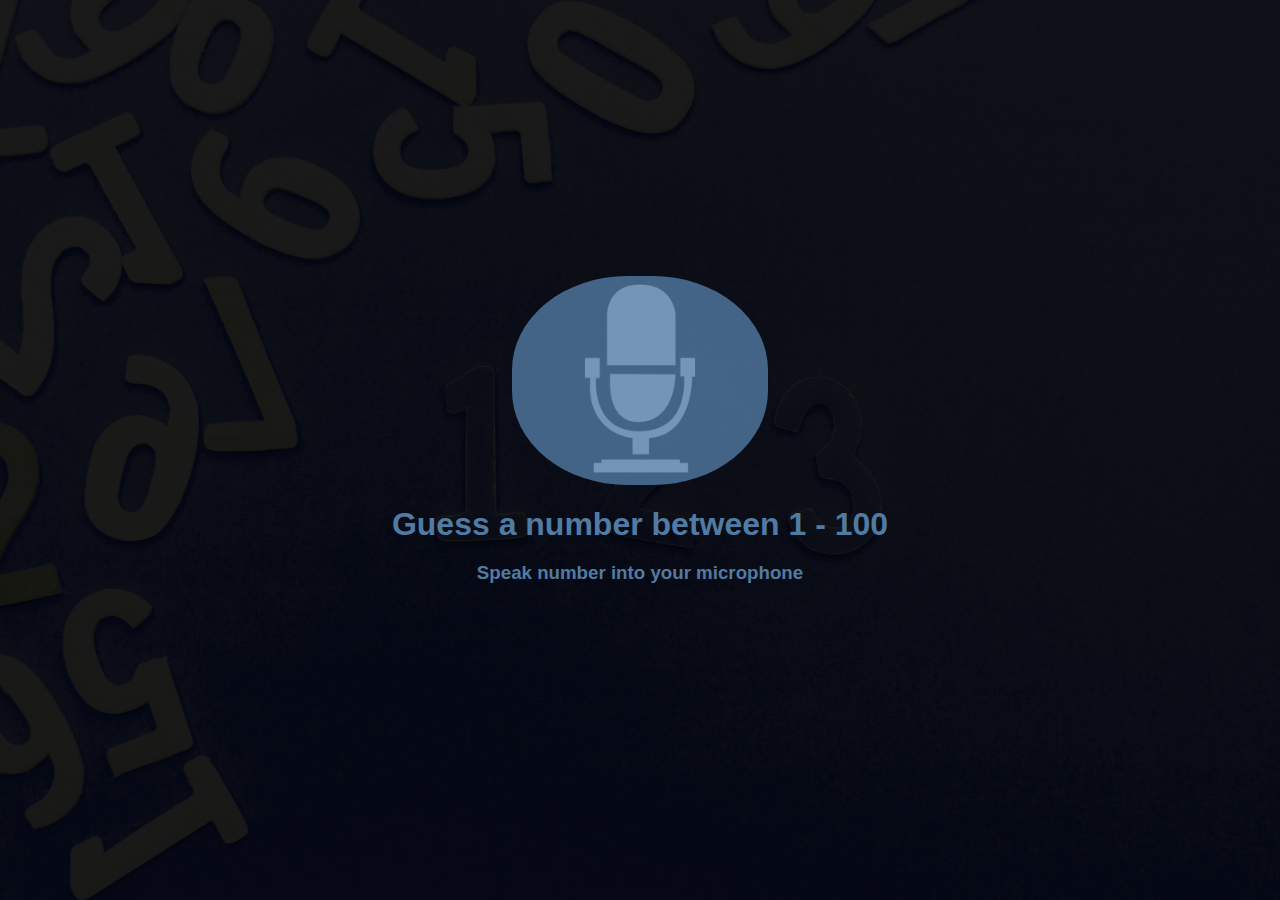
<file: index.html>
<!DOCTYPE html>
<html lang="en">
<head>
    <meta charset="UTF-8">
    <meta name="viewport" content="width=device-width, initial-scale=1.0">
    <link rel="stylesheet" href="style.css">
    <title>Speak Number Guessing Game</title>
</head>
<body>
    <div class="img-container">
        <img src="img/mic.png" alt="Speak">
        <div class="overlay"></div>
    </div>    

    <h1>Guess a number between 1 - 100</h1>

    <h3>Speak number into your microphone</h3>

    <div id="msg" class="msg"></div>
    
    <script src="script.js"></script>
</body>
</html>
</file>
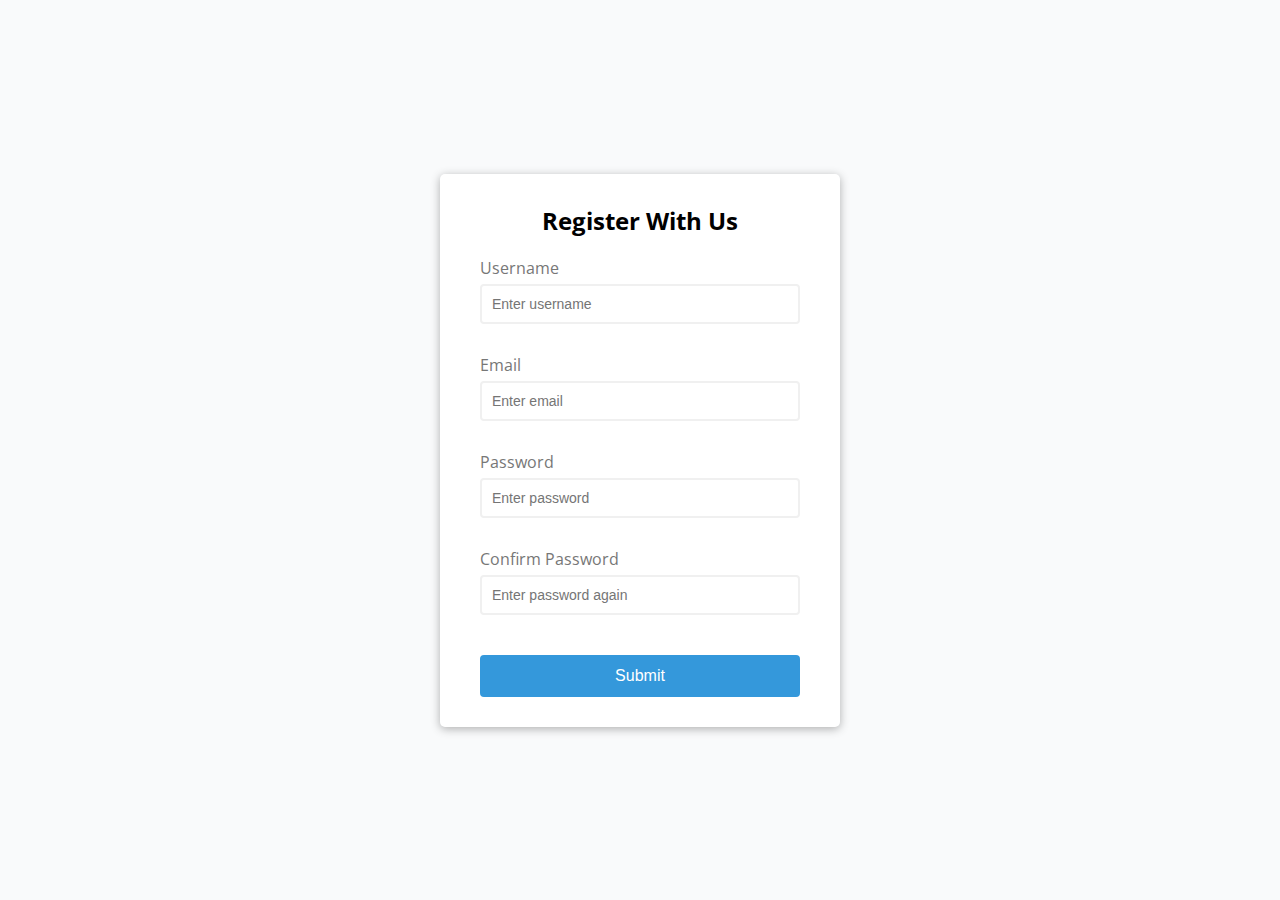
<file: 01 - Form Validator/index.html>
<!DOCTYPE html>
<html lang="en">
<head>
    <meta charset="UTF-8">
    <meta name="viewport" content="width=device-width, initial-scale=1.0">
    <link rel="stylesheet" href="style.css">
    <title>Form Validator</title>
</head>
<body>
    <div class="container">
        <form id="form" class="form">
            <h2>Register With Us</h2>
            <div class="form-control">
                <label for="username">Username</label>
                <input type="text" id="username" placeholder="Enter username">
                <small>Error message</small>
            </div>
            <div class="form-control">
                <label for="email">Email</label>
                <input type="text" id="email" placeholder="Enter email">
                <small>Error message</small>
            </div>
            <div class="form-control">
                <label for="password">Password</label>
                <input type="password" id="password" placeholder="Enter password">
                <small>Error message</small>
            </div>
            <div class="form-control">
                <label for="password2">Confirm Password</label>
                <input type="password" id="password2" placeholder="Enter password again">
                <small>Error message</small>
            </div>
            <button type="submit">Submit</button>
        </form>
    </div>
    
    <script src="script.js"></script>
</body>
</html>
</file>
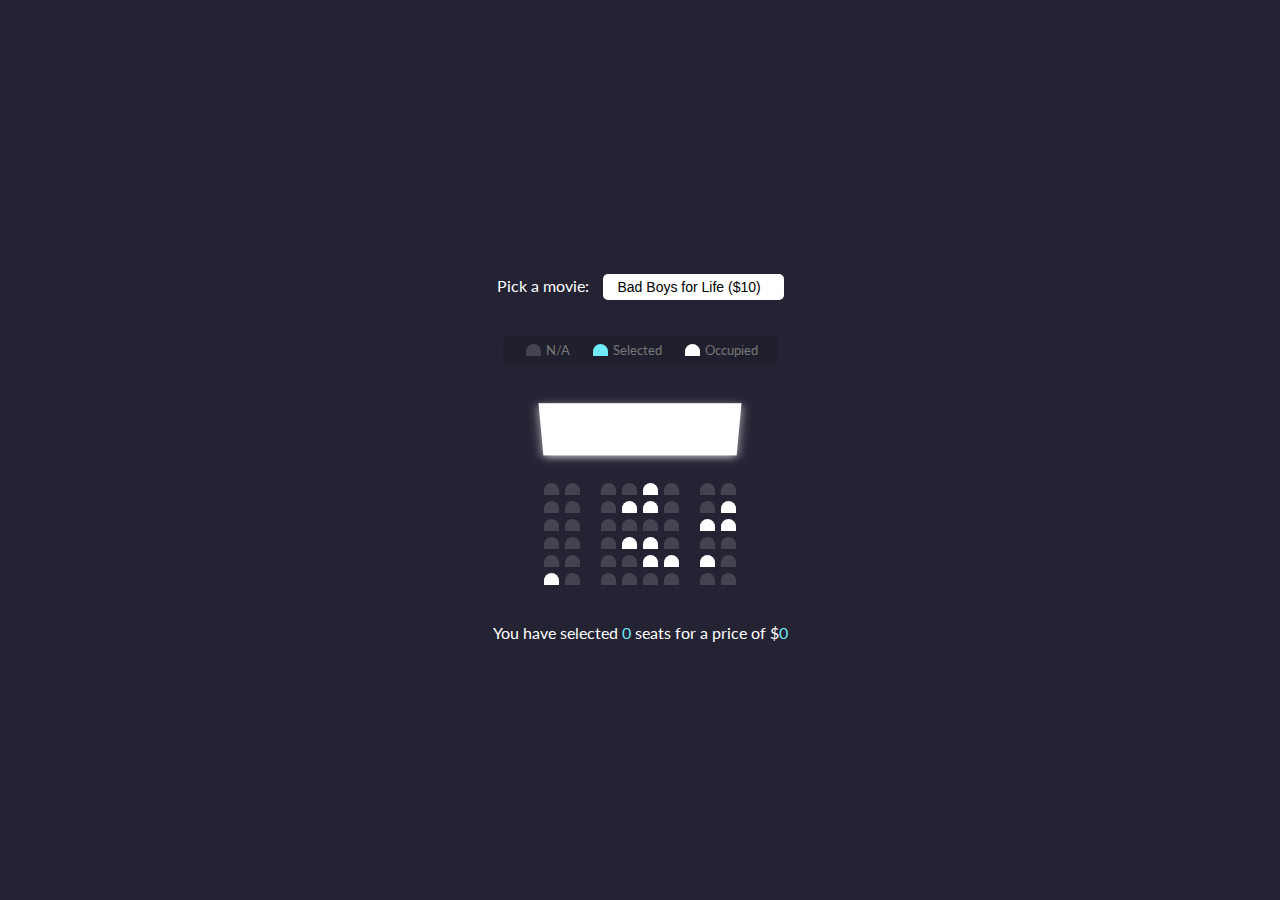
<file: 02 - Movie Seat Booking/index.html>
<!DOCTYPE html>
<html lang="en">
<head>
    <meta charset="UTF-8">
    <meta name="viewport" content="width=device-width, initial-scale=1.0">
    <link rel="stylesheet" href="style.css">
    <title>Movie Seat Booking</title>
</head>
<body>
    <div class="movie-container">
        <label>Pick a movie:</label>
        <select id="movie">
            <option value="10">Bad Boys for Life ($10)</option>
            <option value="12">Birds of Prey ($12)</option>
            <option value="8">The Call of the Wild ($8)</option>
            <option value="9">Parasite ($9)</option>
        </select>
    </div>

    <ul class="showcase">
        <li>
            <div class="seat"></div>
            <small>N/A</small>
        </li>
        <li>
            <div class="seat selected"></div>
            <small>Selected</small>
        </li>
        <li>
            <div class="seat occupied"></div>
            <small>Occupied</small>
        </li>
    </ul>

    <div class="container">
        <div class="screen"></div>
        <div class="row">
            <div class="seat"></div>
            <div class="seat"></div>
            <div class="seat"></div>
            <div class="seat"></div>
            <div class="seat occupied"></div>
            <div class="seat"></div>
            <div class="seat"></div>
            <div class="seat"></div>
        </div>
        <div class="row">
            <div class="seat"></div>
            <div class="seat"></div>
            <div class="seat"></div>
            <div class="seat occupied"></div>
            <div class="seat occupied"></div>
            <div class="seat"></div>
            <div class="seat"></div>
            <div class="seat occupied"></div>
        </div>
        <div class="row">
            <div class="seat"></div>
            <div class="seat"></div>
            <div class="seat"></div>
            <div class="seat"></div>
            <div class="seat"></div>
            <div class="seat"></div>
            <div class="seat occupied"></div>
            <div class="seat occupied"></div>
        </div>
        <div class="row">
            <div class="seat"></div>
            <div class="seat"></div>
            <div class="seat"></div>
            <div class="seat occupied"></div>
            <div class="seat occupied"></div>
            <div class="seat"></div>
            <div class="seat"></div>
            <div class="seat"></div>
        </div>
        <div class="row">
            <div class="seat"></div>
            <div class="seat"></div>
            <div class="seat"></div>
            <div class="seat"></div>
            <div class="seat occupied"></div>
            <div class="seat occupied"></div>
            <div class="seat occupied"></div>
            <div class="seat"></div>
        </div>
        <div class="row">
            <div class="seat occupied"></div>
            <div class="seat"></div>
            <div class="seat"></div>
            <div class="seat"></div>
            <div class="seat"></div>
            <div class="seat"></div>
            <div class="seat"></div>
            <div class="seat"></div>
        </div>
    </div>

    <p class="text">You have selected <span id="count">0</span> 
        seats for a price of $<span id="total">0</span></p>

    <script src="script.js"></script>
</body>
</html>
</file>
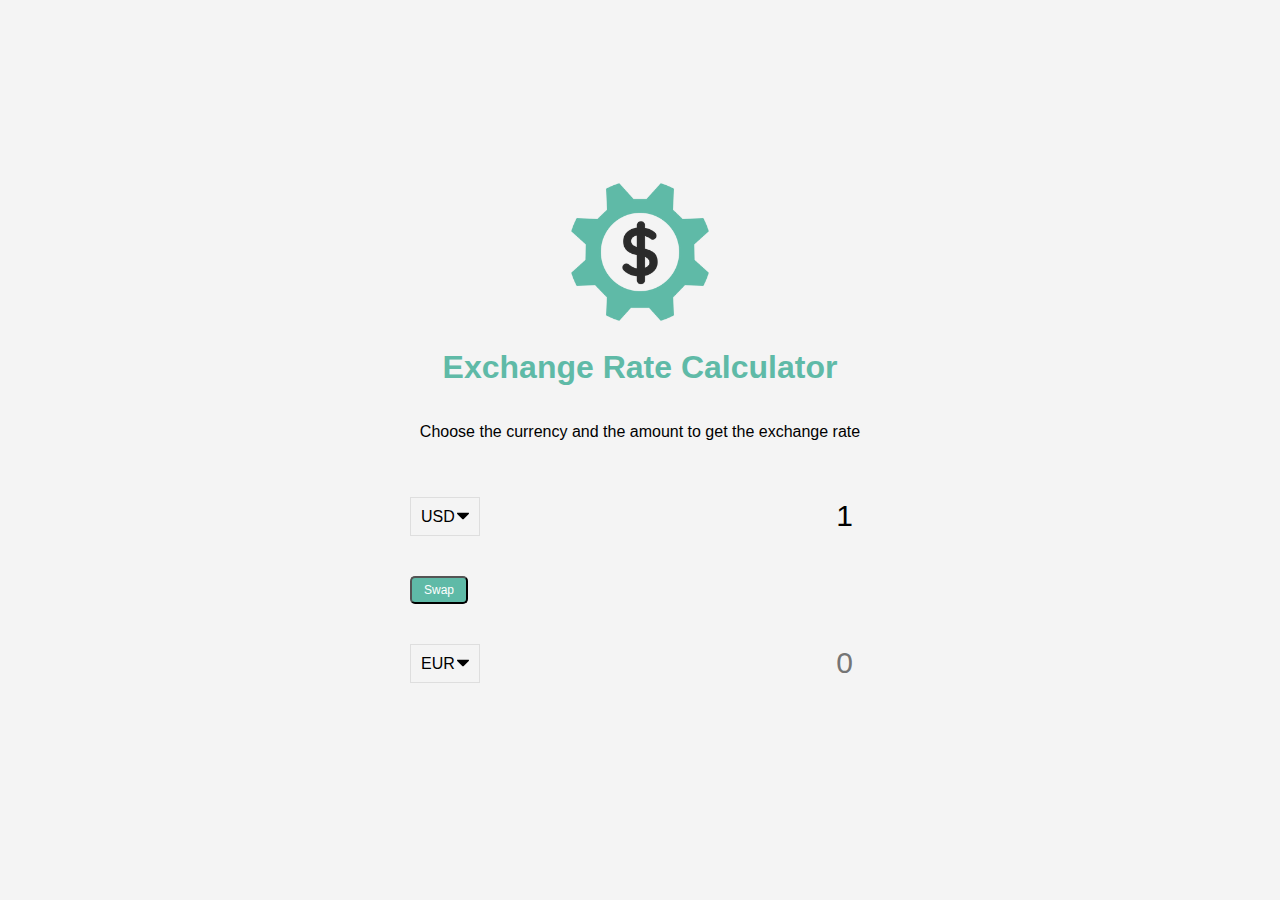
<file: 04 - Exchange Rate Calculator/index.html>
<!DOCTYPE html>
<html lang="en">
	<head>
		<meta charset="UTF-8" />
		<meta name="viewport" content="width=device-width, initial-scale=1.0" />
		<title>Exchange Rate Calculator</title>
		<link rel="stylesheet" href="style.css" />
	</head>
	<body>
		<img src="img/money.png" alt="" class="money-img" />
		<h1>Exchange Rate Calculator</h1>
		<p>Choose the currency and the amount to get the exchange rate</p>

		<div class="container">
			<div class="currency">
				<select id="currency-one">
					<option value="AED">AED</option>
					<option value="ARS">ARS</option>
					<option value="AUD">AUD</option>
					<option value="BGN">BGN</option>
					<option value="BRL">BRL</option>
					<option value="BSD">BSD</option>
					<option value="CAD">CAD</option>
					<option value="CHF">CHF</option>
					<option value="CLP">CLP</option>
					<option value="CNY">CNY</option>
					<option value="COP">COP</option>
					<option value="CZK">CZK</option>
					<option value="DKK">DKK</option>
					<option value="DOP">DOP</option>
					<option value="EGP">EGP</option>
					<option value="EUR">EUR</option>
					<option value="FJD">FJD</option>
					<option value="GBP">GBP</option>
					<option value="GTQ">GTQ</option>
					<option value="HKD">HKD</option>
					<option value="HRK">HRK</option>
					<option value="HUF">HUF</option>
					<option value="IDR">IDR</option>
					<option value="ILS">ILS</option>
					<option value="INR">INR</option>
					<option value="ISK">ISK</option>
					<option value="JPY">JPY</option>
					<option value="KRW">KRW</option>
					<option value="KZT">KZT</option>
					<option value="MXN">MXN</option>
					<option value="MYR">MYR</option>
					<option value="NOK">NOK</option>
					<option value="NZD">NZD</option>
					<option value="PAB">PAB</option>
					<option value="PEN">PEN</option>
					<option value="PHP">PHP</option>
					<option value="PKR">PKR</option>
					<option value="PLN">PLN</option>
					<option value="PYG">PYG</option>
					<option value="RON">RON</option>
					<option value="RUB">RUB</option>
					<option value="SAR">SAR</option>
					<option value="SEK">SEK</option>
					<option value="SGD">SGD</option>
					<option value="THB">THB</option>
					<option value="TRY">TRY</option>
					<option value="TWD">TWD</option>
					<option value="UAH">UAH</option>
					<option value="USD" selected>USD</option>
					<option value="UYU">UYU</option>
					<option value="VND">VND</option>
					<option value="ZAR">ZAR</option>
                </select>
                <input type="number" id="amount-one" placeholder="0" value="1">
            </div>
            <div class="swap-rate-container">
                <button class="btn" id="swap">
                    Swap
                </button>
                <div class="rate" id="rate"></div>
            </div>
            <div class="currency">
				<select id="currency-two">
					<option value="AED">AED</option>
					<option value="ARS">ARS</option>
					<option value="AUD">AUD</option>
					<option value="BGN">BGN</option>
					<option value="BRL">BRL</option>
					<option value="BSD">BSD</option>
					<option value="CAD">CAD</option>
					<option value="CHF">CHF</option>
					<option value="CLP">CLP</option>
					<option value="CNY">CNY</option>
					<option value="COP">COP</option>
					<option value="CZK">CZK</option>
					<option value="DKK">DKK</option>
					<option value="DOP">DOP</option>
					<option value="EGP">EGP</option>
					<option value="EUR" selected>EUR</option>
					<option value="FJD">FJD</option>
					<option value="GBP">GBP</option>
					<option value="GTQ">GTQ</option>
					<option value="HKD">HKD</option>
					<option value="HRK">HRK</option>
					<option value="HUF">HUF</option>
					<option value="IDR">IDR</option>
					<option value="ILS">ILS</option>
					<option value="INR">INR</option>
					<option value="ISK">ISK</option>
					<option value="JPY">JPY</option>
					<option value="KRW">KRW</option>
					<option value="KZT">KZT</option>
					<option value="MXN">MXN</option>
					<option value="MYR">MYR</option>
					<option value="NOK">NOK</option>
					<option value="NZD">NZD</option>
					<option value="PAB">PAB</option>
					<option value="PEN">PEN</option>
					<option value="PHP">PHP</option>
					<option value="PKR">PKR</option>
					<option value="PLN">PLN</option>
					<option value="PYG">PYG</option>
					<option value="RON">RON</option>
					<option value="RUB">RUB</option>
					<option value="SAR">SAR</option>
					<option value="SEK">SEK</option>
					<option value="SGD">SGD</option>
					<option value="THB">THB</option>
					<option value="TRY">TRY</option>
					<option value="TWD">TWD</option>
					<option value="UAH">UAH</option>
					<option value="USD">USD</option>
					<option value="UYU">UYU</option>
					<option value="VND">VND</option>
					<option value="ZAR">ZAR</option>
                </select>
                <input type="number" id="amount-two" placeholder="0" value="">
			</div>
		</div>

		<script src="script.js"></script>
	</body>
</html>
</file>
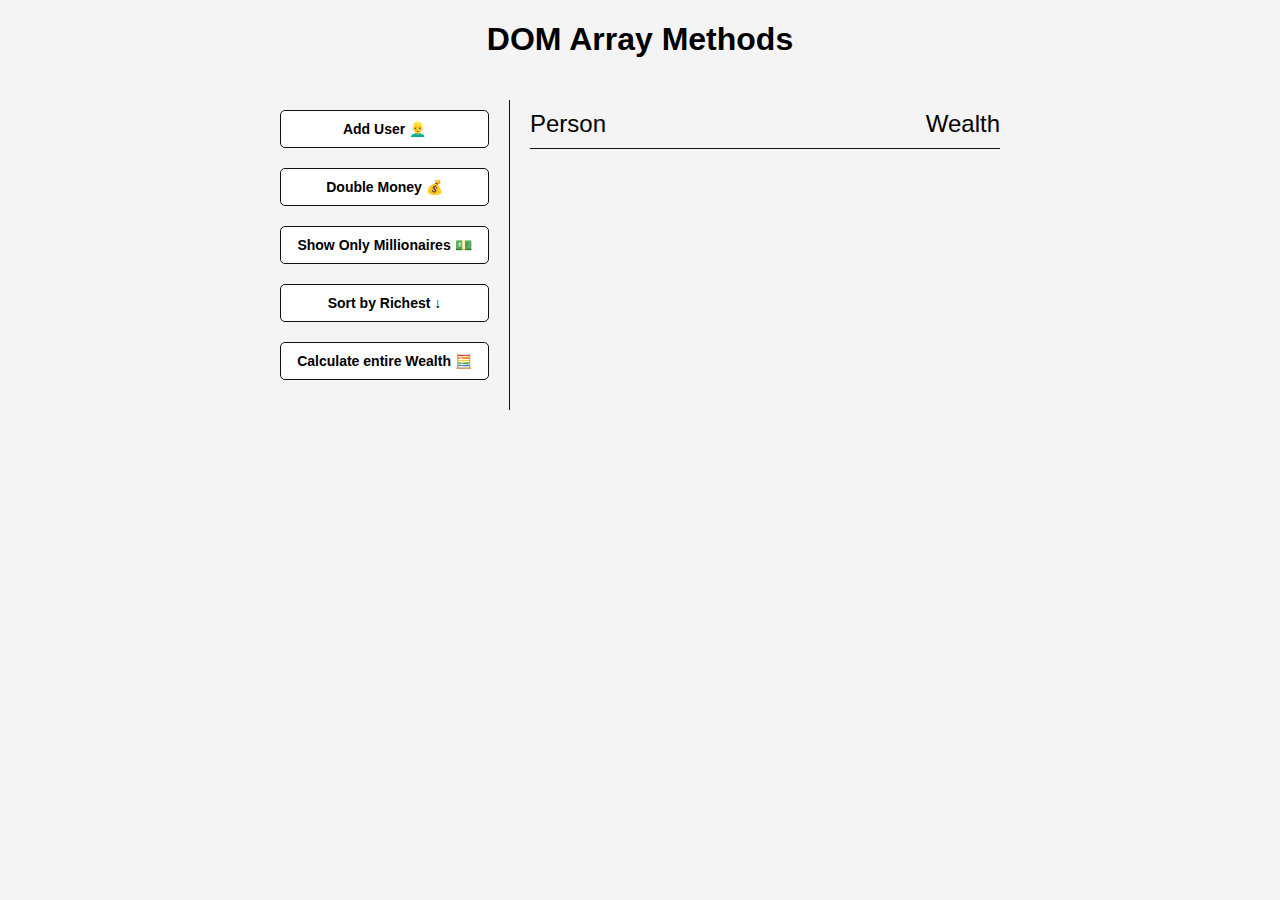
<file: 05 - DOM Array Methods/index.html>
<!DOCTYPE html>
<html lang="en">
	<head>
		<meta charset="UTF-8" />
		<meta name="viewport" content="width=device-width, initial-scale=1.0" />
		<link rel="stylesheet" href="style.css" />
		<title>DOM Array Methods</title>
	</head>
	<body>
		<h1>DOM Array Methods</h1>

		<div class="container">
			<aside>
				<button id="add-user">Add User 👱‍♂️</button>
				<button id="double">Double Money 💰</button>
				<button id="show-millionaires">Show Only Millionaires 💵</button>
				<button id="sort">Sort by Richest ↓</button>
				<button id="calculate-wealth">Calculate entire Wealth 🧮</button>
			</aside>

			<main id="main">
				<h2><strong>Person</strong> Wealth</h2>
			</main>
		</div>

		<script src="script.js"></script>
	</body>
</html>
</file>
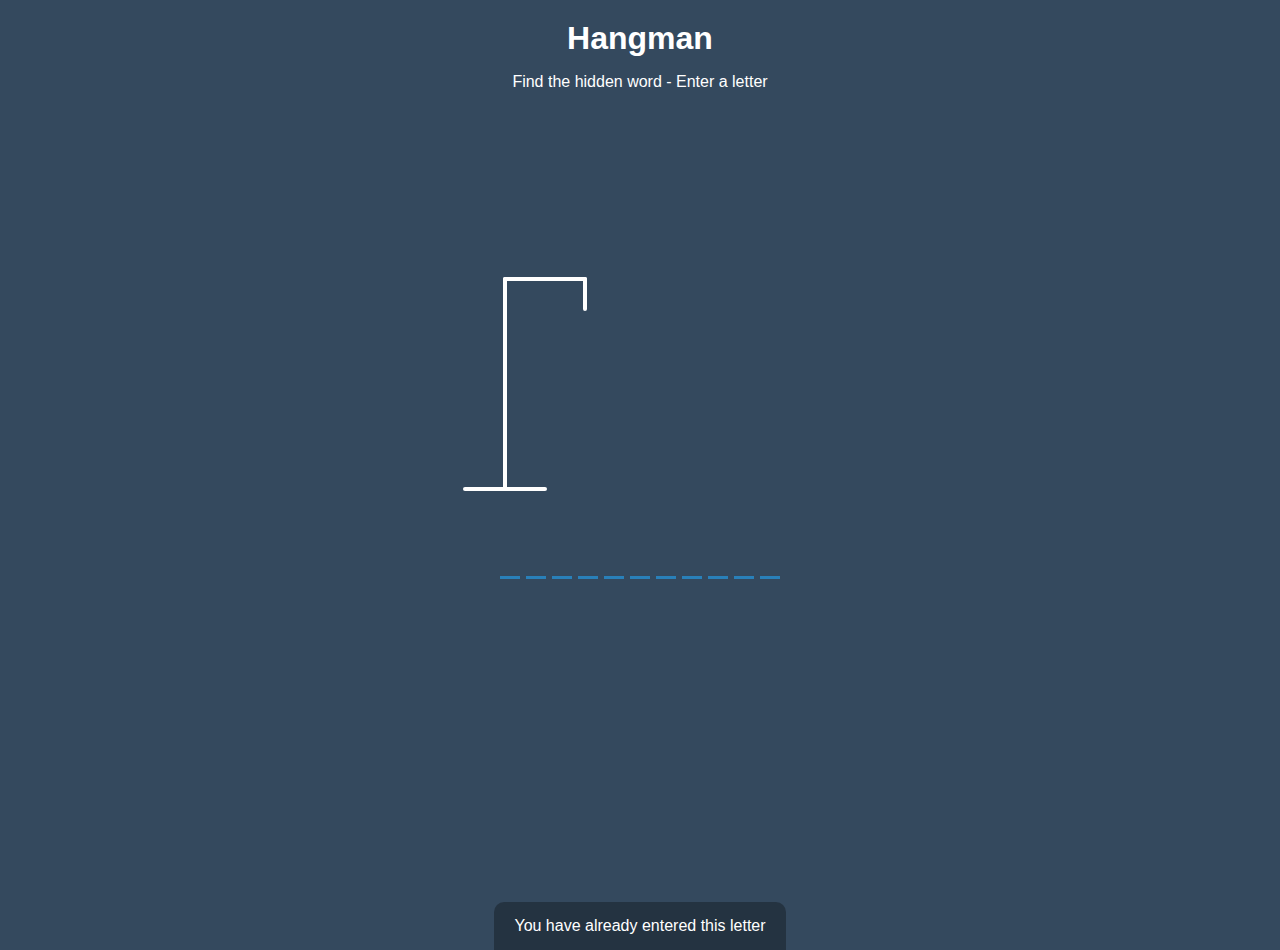
<file: 07 - Hangman Game/index.html>
<!DOCTYPE html>
<html lang="en">
	<head>
		<meta charset="UTF-8" />
		<meta name="viewport" content="width=device-width, initial-scale=1.0" />
		<link rel="stylesheet" href="style.css" />
		<title>Hangman Game</title>
	</head>
	<body>
		<h1>Hangman</h1>
		<p>Find the hidden word - Enter a letter</p>
		<div class="game-container">
			<svg height="250" width="200" class="figure-container">
				<!-- Rod -->
				<line x1="60" y1="20" x2="140" y2="20" />
				<line x1="140" y1="20" x2="140" y2="50" />
				<line x1="60" y1="20" x2="60" y2="230" />
				<line x1="20" y1="230" x2="100" y2="230" />

				<!-- Head -->
				<circle cx="140" cy="70" r="20" class="figure-part" />
				<!-- Body -->
				<line x1="140" y1="90" x2="140" y2="150" class="figure-part" />
				<!-- Arms -->
				<line x1="140" y1="120" x2="120" y2="100" class="figure-part" />
				<line x1="140" y1="120" x2="160" y2="100" class="figure-part" />
				<!-- Legs -->
				<line x1="140" y1="150" x2="120" y2="180" class="figure-part" />
				<line x1="140" y1="150" x2="160" y2="180" class="figure-part" />
			</svg>

			<div class="wrong-letters-container">
				<div id="wrong-letters"></div>
			</div>

			<div class="word" id="word"></div>
		</div>

		<!-- Container for final message -->
		<div class="popup-container" id="popup-container">
			<div class="popup">
				<h2 id="final-message"></h2>
				<button id="play-button">Play Again</button>
			</div>
		</div>

		<!-- Notification -->
		<div class="notification-container" id="notification-container">
			<p>You have already entered this letter</p>
		</div>

		<script src="script.js"></script>
	</body>
</html>
</file>
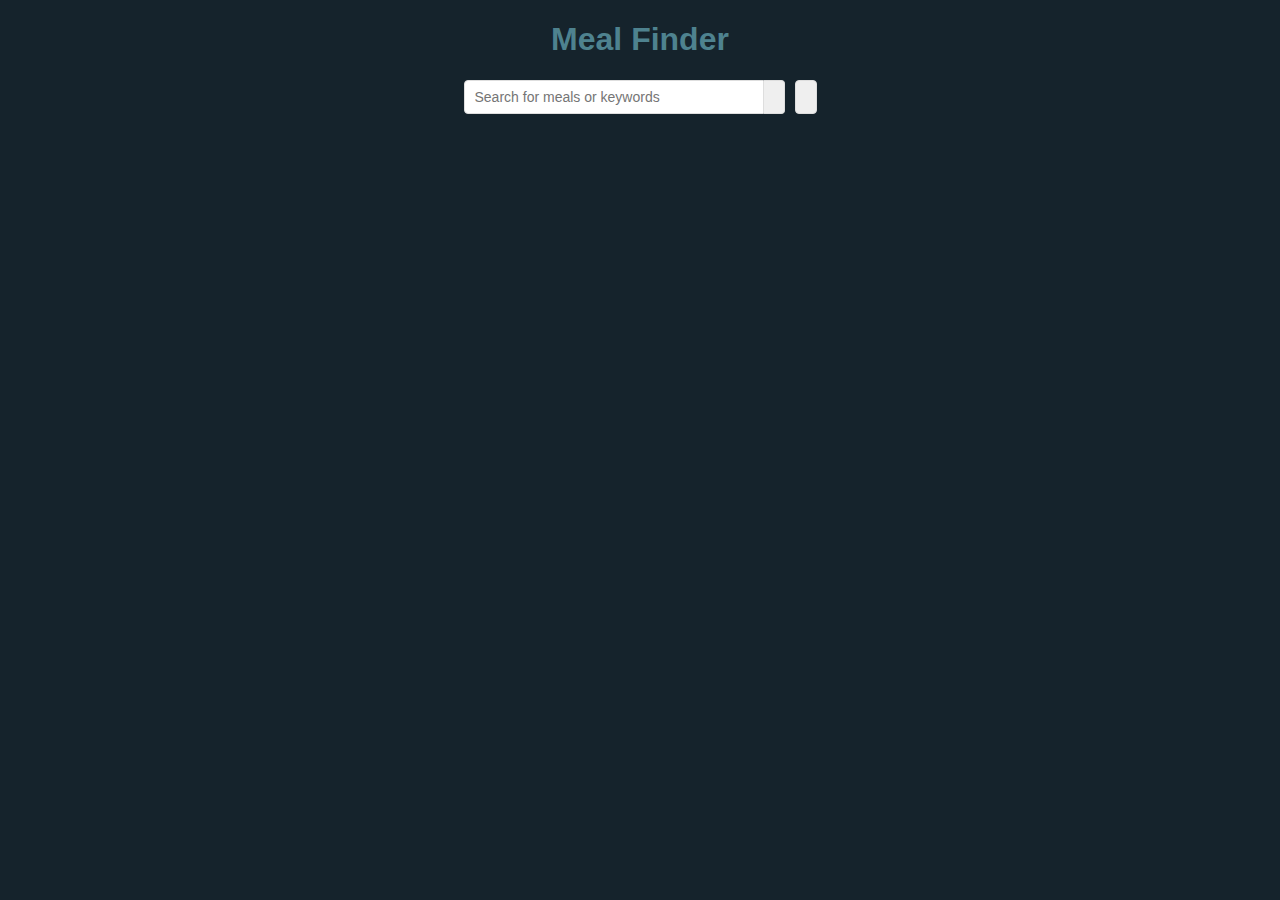
<file: 08 - Meal Finder/index.html>
<!DOCTYPE html>
<html lang="en">
<head>
    <meta charset="UTF-8">
    <meta name="viewport" content="width=device-width, initial-scale=1.0">
    <link rel="stylesheet" href="https://cdnjs.cloudflare.com/ajax/libs/font-awesome/5.13.1/css/all.min.css" integrity="sha512-xA6Hp6oezhjd6LiLZynuukm80f8BoZ3OpcEYaqKoCV3HKQDrYjDE1Gu8ocxgxoXmwmSzM4iqPvCsOkQNiu41GA==" crossorigin="anonymous" />
    <link rel="stylesheet" href="style.css">
    <title>Meal Finder</title>
</head>
<body>
    <div class="container">
        <h1>Meal Finder</h1>
        <div class="flex">
            <form class="flex" id="submit">
                <input type="text" id="search" placeholder="Search for meals or keywords">
                <button class="search-btn" type="submit">
                    <i class="fas fa-search"></i>
                </button>
            </form>
            <button class="random-btn" id="random">
                <i class="fas fa-random"></i>
            </button>
        </div>

        <div id="result-heading"></div>
        <div id="meals" class="meals"></div>
        <div id="single-meal"></div>
    </div>
    
    <script src="script.js"></script>
</body>
</html>
</file>
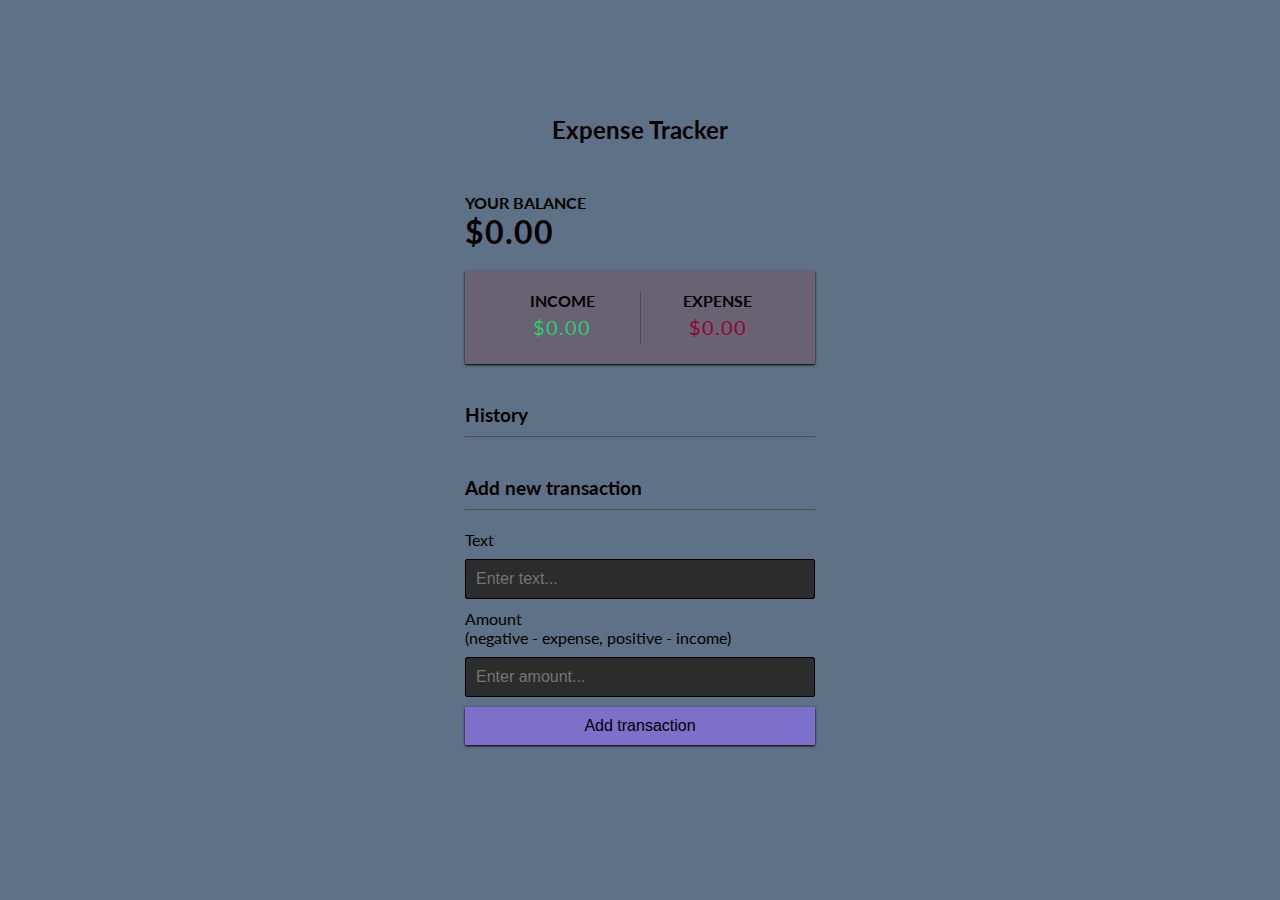
<file: 09 - Expense Tracker/index.html>
<!DOCTYPE html>
<html lang="en">
<head>
    <meta charset="UTF-8">
    <meta name="viewport" content="width=device-width, initial-scale=1.0">
    <link rel="stylesheet" href="style.css">
    <title>Expense Tracker</title>
</head
<body>
    <h2>Expense Tracker</h2>

    <div class="container">
        <h4>Your Balance</h4>
        <h1 id="balance">$0.00</h1>

        <div class="inc-exp-container">
            <div>
                <h4>Income</h4>
                <p id="money-plus" class="money plus">+$0.00</p>
            </div>
            <div>
                <h4>Expense</h4>
                <p id="money-minus" class="money minus">-$0.00</p>
            </div>
        </div>

        <h3>History</h3>
        <ul class="list" id="list">
            <!-- <li class="minus">Cash <span>-$400</span><button class="delete-btn">x</button></li> -->
        </ul>

        <h3>Add new transaction</h3>
        <form id="form">
            <div class="form-control">
                <label for="text">Text</label>
                <input type="text" id="text" placeholder="Enter text...">
            </div>
            <div class="form-control">
                <label for="amount">Amount <br> (negative - expense, positive - income)</label>
                <input type="number" id="amount" placeholder="Enter amount...">
            </div>
            <button class="btn">Add transaction</button>
        </form>
    </div>
    
    <script src="script.js"></script>
</body>
</html>
</file>
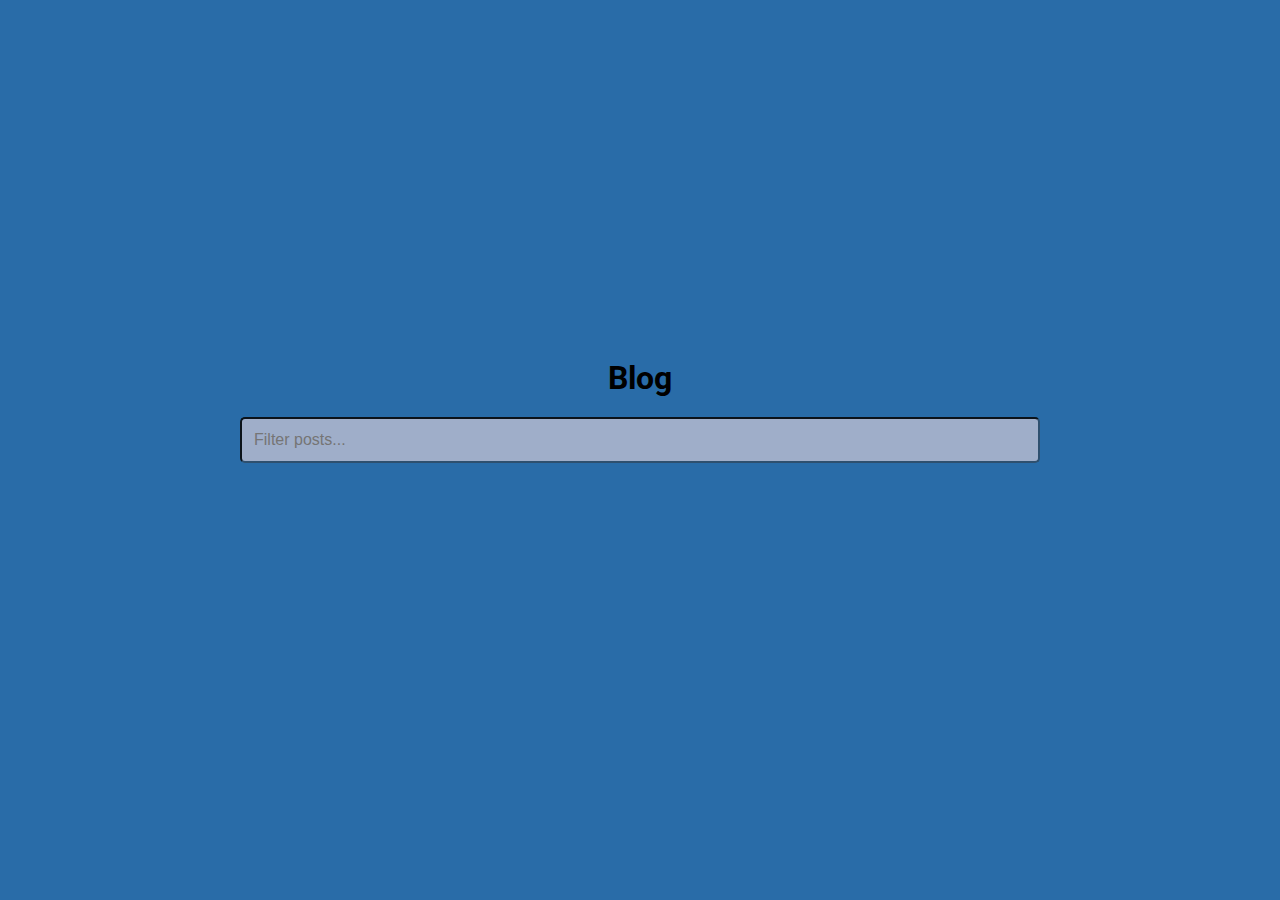
<file: 11 - Infinite Scroll Posts/index.html>
<!DOCTYPE html>
<html lang="en">
<head>
    <meta charset="UTF-8">
    <meta name="viewport" content="width=device-width, initial-scale=1.0">
    <link rel="stylesheet" href="style.css">
    <title>Infinite Scroll Posts</title>
</head>
<body>
    <h1>Blog</h1>

    <div class="filter-container">
        <input type="text" id="filter" class="filter" placeholder="Filter posts...">
    </div>

    <div id="posts-container"></div>

    
    <div class="loader">
        <div class="circle"></div>
        <div class="circle"></div>
        <div class="circle"></div>
    </div>
    
    <script src="script.js"></script>
</body>
</html>
</file>
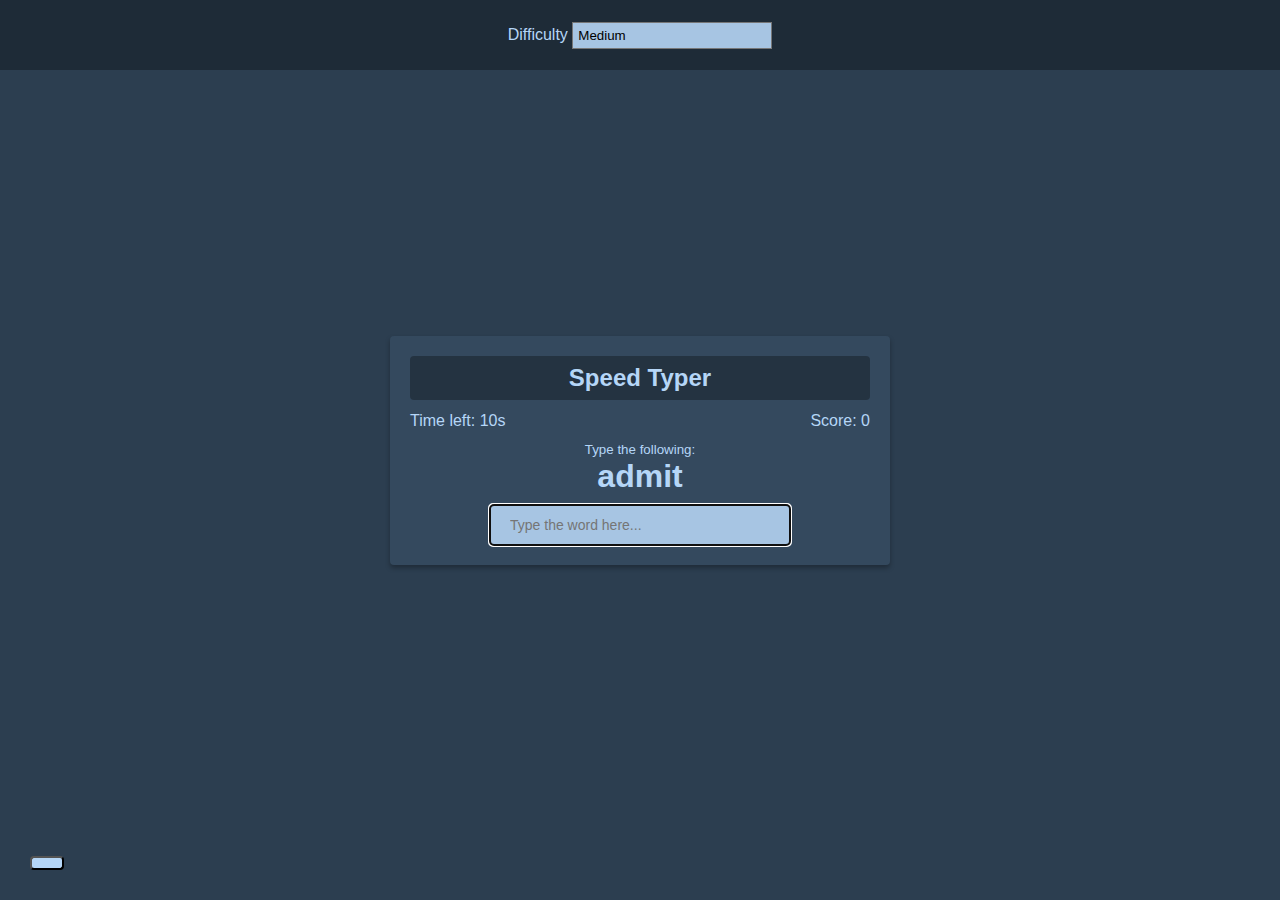
<file: 12 - Typing Game/index.html>
<!DOCTYPE html>
<html lang="en">
<head>
    <meta charset="UTF-8">
    <meta name="viewport" content="width=device-width, initial-scale=1.0">
    <link rel="stylesheet" href="https://cdnjs.cloudflare.com/ajax/libs/font-awesome/5.14.0/css/all.min.css" integrity="sha512-1PKOgIY59xJ8Co8+NE6FZ+LOAZKjy+KY8iq0G4B3CyeY6wYHN3yt9PW0XpSriVlkMXe40PTKnXrLnZ9+fkDaog==" crossorigin="anonymous" />
    <link rel="stylesheet" href="style.css">
    <title>Speed Typing Game</title>
</head>
<body>
    <button id="settings-btn" class="settings-btn">
        <i class="fas fa-cog"></i>
    </button>

    <div id="settings" class="settings">
        <form id="settings-form">
            <div>
                <label for="difficulty">Difficulty</label>
                <select id="difficulty">
                    <option value="easy">Easy</option>
                    <option value="medium">Medium</option>
                    <option value="hard">Hard</option>
                </select>
            </div>
        </form>
    </div>

    <div class="container">
        <h2>Speed Typer</h2>
        <small>Type the following:</small>

        <h1 id="word"></h1>
        
        <input type="text" id="text" autocomplete="off" placeholder="Type the word here...">

        <p class="time-container">
            Time left: <span id="time">10s</span>
        </p>

        <p class="score-container">
            Score: <span id="score">0</span>
        </p>

        <div id="end-game-container" class="end-game-container"></div>
    </div>
    <script src="script.js"></script>
</body>
</html>
</file>
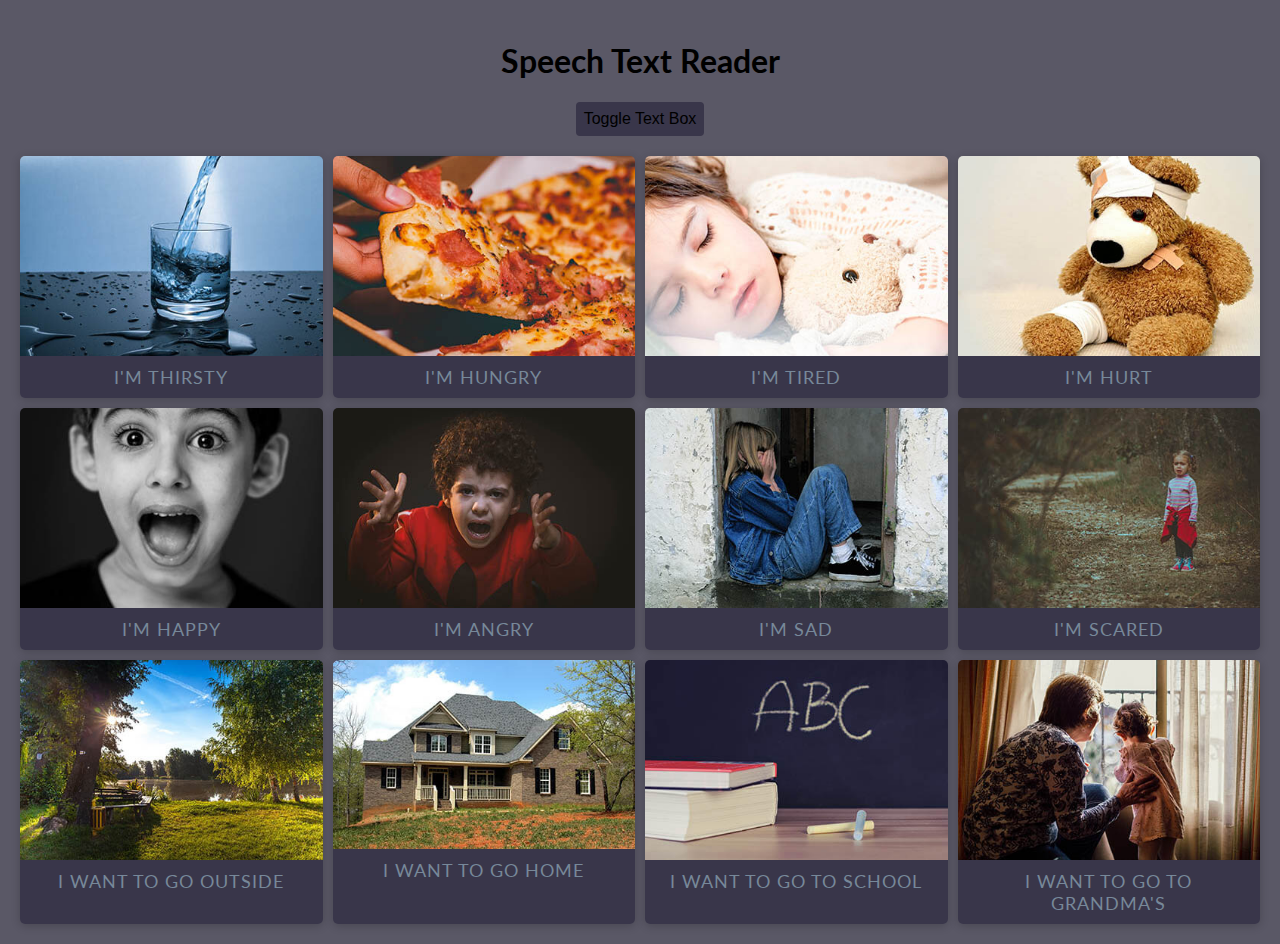
<file: 13 - Speech Text Reader/index.html>
<!DOCTYPE html>
<html lang="en">
<head>
    <meta charset="UTF-8">
    <meta name="viewport" content="width=device-width, initial-scale=1.0">
    <link rel="stylesheet" href="style.css">
    <title>Speech Text Reader</title>
</head>
<body>
    <div class="container">
        <h1>Speech Text Reader</h1>
        <button id="toggle" class="btn btn-toggle">
            Toggle Text Box
        </button>
        <div id="text-box" class="text-box">
            <div class="close" id="close">X</div>
            <h3>Choose Voice</h3>
            <select id="voices"></select>
            <textarea id="text" placeholder="Enter text to read..."></textarea>
            <button class="btn" id="read">Read Text</button>
        </div>
        <main></main>
    </div>
    
    <script src="script.js"></script>
</body>
</html>
</file>
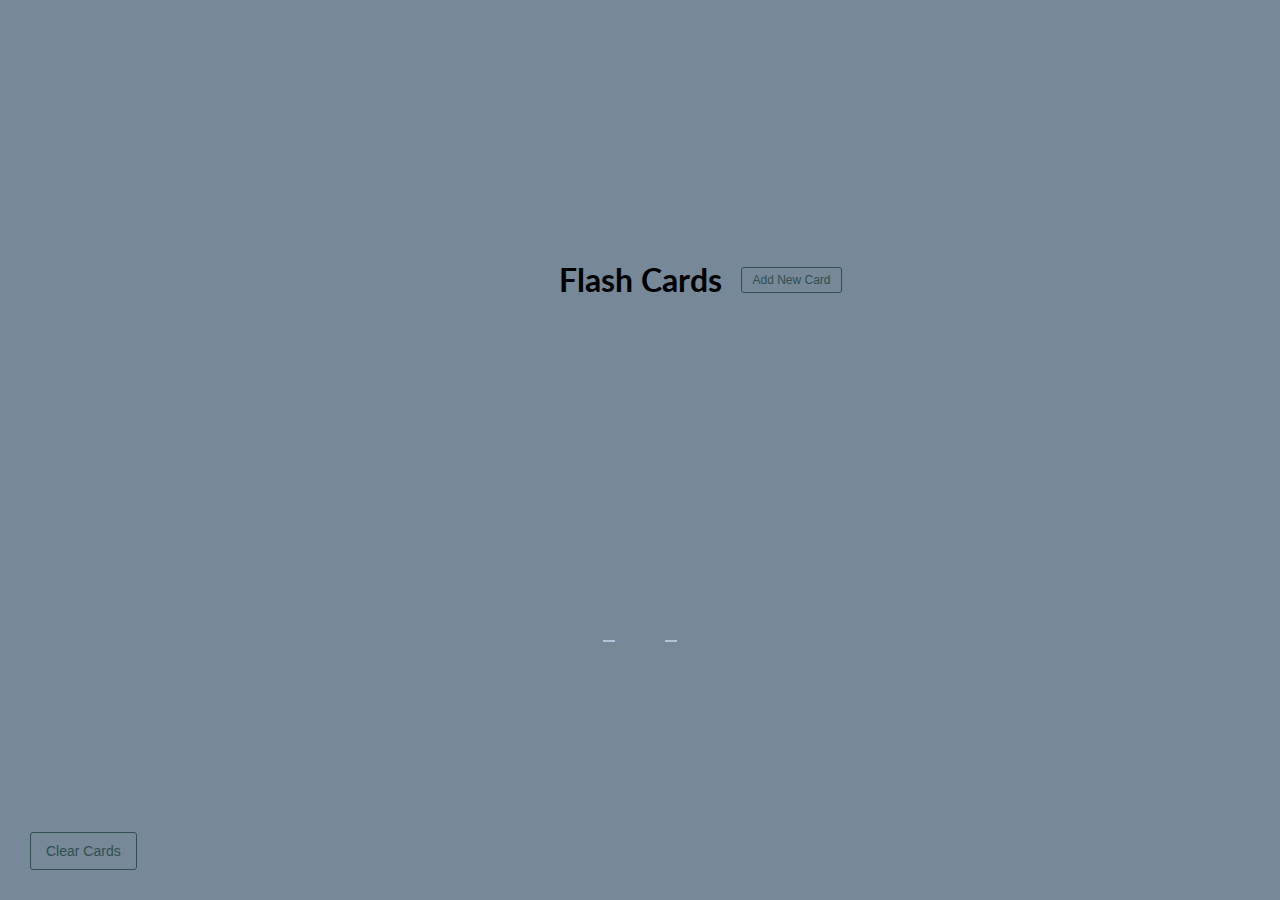
<file: 14 - Flash Cards/index.html>
<!DOCTYPE html>
<html lang="en">
<head>
    <meta charset="UTF-8">
    <meta name="viewport" content="width=device-width, initial-scale=1.0">
    <link rel="stylesheet" href="https://cdnjs.cloudflare.com/ajax/libs/font-awesome/5.14.0/css/all.min.css" integrity="sha512-1PKOgIY59xJ8Co8+NE6FZ+LOAZKjy+KY8iq0G4B3CyeY6wYHN3yt9PW0XpSriVlkMXe40PTKnXrLnZ9+fkDaog==" crossorigin="anonymous" />
    <link rel="stylesheet" href="style.css">
    <title>Flash Cards</title>
</head>
<body>
    <button id="clear" class="clear btn">
        <i class="fas fa-trash"></i> Clear Cards
    </button>

    <h1>Flash Cards
        <button id="show" class="btn btn-small">
            <i class="fas fa-plus"></i> Add New Card
        </button>
    </h1>

    <div id="cards-container" class="cards">
        <!-- <div class="card active">
            <div class="inner-card">
                <div class="inner-card-front">
                    <p>What is PHP?</p>
                </div>
                <div class="inner-card-back">
                    <p>A programming language</p>
                </div>
            </div>
        </div>
        <div class="card">
            <div class="inner-card">
                <div class="inner-card-front">
                    <p>What is PHP?</p>
                </div>
                <div class="inner-card-back">
                    <p>A programming language</p>
                </div>
            </div>
        </div> -->
    </div>

    <div class="navigation">
        <button id="prev" class="nav-button">
            <i class="fas fa-arrow-left"></i>
        </button>

        <p id="current"></p>

        <button id="next" class="nav-button">
            <i class="fas fa-arrow-right"></i>
        </button>
    </div>

    <div id="add-container" class="add-container">
        <h1>Add New Card
            <button id="hide" class="btn btn-small btn-ghost">
                <i class="fas fa-times"></i>
            </button>
        </h1>

        <div class="form-group">
            <label for="question">Question</label>
            <textarea id="question" placeholder="Enter question..."></textarea>
        </div>
        
        <div class="form-group">
            <label for="answer">Answer</label>
            <textarea id="answer" placeholder="Enter answer..."></textarea>
        </div>

        <button id="add-card" class="btn">
            <i class="fas fa-plus"></i> Add Card
        </button>
    </div>
    
    <script src="script.js"></script>
</body>
</html>
</file>
<file: style.css>
* {
    box-sizing: border-box;
}

body  {
    background: #2f3542 url('img/bg.jpg') no-repeat left center/cover;
    color: #517ba3;
    min-height: 100vh;
    display: flex;
    flex-direction: column;
    align-items: center;
    justify-content: center;
    text-align: center;
    margin: 0;
    font-family: Arial, Helvetica, sans-serif;
}

h1, h3 {
    margin-bottom: 0;
}

p {
    line-height: 1.5;
    margin: 0;
}

img {
    max-width: 80%;
    padding: 0;
    margin: 0;
}

.img-container {
    position: relative;
}

.overlay {
    top: 0;
    left: 0;
    bottom: 0;
    right: 0;
    position: absolute;
    background: #517ba3;
    opacity: 0.8;
    border-radius: 45%;
}

.play-again {
    padding: 8px 15px;
    border: 0;
    background: #37807c;
    color: #000;
    border-radius: 5px;
    margin-top: 10px;
}

.msg {
    font-size: 1.5em;
    margin-top: 40px;
}

.box {
    border: 1px solid #37807c;
    display: inline-block;
    font-size: 30px;
    margin: 20px;
    padding: 10px;
}
</file>
<file: 01 - Form Validator/style.css>
@import url('https://fonts.googleapis.com/css2?family=Open+Sans&display=swap');

:root {
    --success-color: #2ecc71;
    --error-color: #e74c3c;
}

* {
    box-sizing: border-box;
}

body {
    background-color: #f9fafb;
    font-family: 'Open Sans', sans-serif;
    display: flex;
    align-items: center;
    justify-content: center;
    min-height: 100vh;
    margin: 0;
}

.container {
    background-color: #fff;
    border-radius: 5px;
    box-shadow: 0 2px 10px rgba(0, 0, 0, 0.3);
    width: 400px;
}

h2 {
    text-align: center;
    margin: 0 0 20px;
}

.form {
    padding: 30px 40px;
}

.form-control {
    margin-bottom: 10px;
    padding-bottom: 20px;
    position: relative;
}

.form-control label {
    color: #777;
    display: block;
    margin-bottom: 5px;
}

.form-control input {
    border: 2px solid #f0f0f0;
    border-radius: 4px;
    display: block;
    width: 100%;
    padding: 10px;
    font-size: 14px;
}

.form-control input:focus {
    outline: 0;
    border-color: #777;
}

.form-control.success input {
    border-color: var(--success-color);
}

.form-control.error input {
    border-color: var(--error-color);
}

.form-control small {
    color: var(--error-color);
    position: absolute;
    bottom: 0;
    left: 0;
    visibility: hidden;
}

.form-control.error small {
    visibility: visible;
}

.form button {
    cursor: pointer;
    background-color: #3498db;
    border: 2px solid #3498db;
    border-radius: 4px;
    color: #fff;
    display: block;
    font-size: 16px;
    padding: 10px;
    margin-top: 20px;
    width: 100%;
}
</file>
<file: 02 - Movie Seat Booking/style.css>
@import url('https://fonts.googleapis.com/css2?family=Lato&display=swap');

* {
    box-sizing: border-box;
}

body {
    background-color: #242333;
    color: #fff;
    display: flex;
    flex-direction: column;
    align-items: center;
    justify-content: center;
    height: 100vh;
    font-family: 'Lato', sans-serif;
    margin: 0;
}

.movie-container {
    margin: 20px 0;
}

.movie-container select {
    background-color: #fff;
    border: 0;
    border-radius: 5px;
    font-size: 14px;
    margin-left: 10px;
    padding: 5px 15px 5px 15px;
    -moz-appearance: none;
    -webkit-appearance: none;
    appearance: none;
}

.container {
    perspective: 1000px;
    margin-bottom: 30px;
}

.seat {
    background-color: #444451;
    height: 12px;
    width: 15px;
    margin: 3px;
    border-top-left-radius: 10px;
    border-top-right-radius: 10px;
}

.seat.selected {
    background-color: #6feaf6;
}

.seat.occupied {
    background-color: #fff;
}

.seat:nth-of-type(2) {
    margin-right: 18px;
}

.seat:nth-last-of-type(2) {
    margin-left: 18px;
}

.seat:not(.occupied):hover {
    cursor: pointer;
    transform: scale(1.2);
}

.showcase .seat:not(.occupied):hover {
    cursor: default;
    transform: scale(1);
}

.showcase {
    background: rgba(0, 0, 0, 0.1);
    padding: 5px 10px;
    border-radius: 5px;
    color: #777;
    list-style-type: none;
    display: flex;
    justify-content: space-between;
}

.showcase li {
    display: flex;
    align-items: center;
    justify-content: center;
    margin: 0 10px;
}

.showcase li small {
    margin-left: 2px;
}

.row {
    display: flex;
}

.screen {
    background-color: #fff;
    height: 70px;
    width: 100%;
    margin: 15px 0;
    transform: rotateX(-45deg);
    box-shadow: 0 3px 10px rgba(255, 255, 255, 0.7);
}

p.text {
    margin: 5px 0;
}

p.text span {
    color: #6feaf6;
}
</file>
<file: 04 - Exchange Rate Calculator/style.css>
:root {
	--primary-color: #5fbaa7;
}

* {
	box-sizing: border-box;
}

body {
	background-color: #f4f4f4;
	font-family: Arial, Helvetica, sans-serif;
	display: flex;
	flex-direction: column;
	align-items: center;
	justify-content: center;
	height: 100vh;
	margin: 0;
	padding: 20px;
}

h1 {
	color: var(--primary-color);
}

p {
	text-align: center;
}

.btn {
	color: #fff;
	background: var(--primary-color);
	cursor: pointer;
	border-radius: 5px;
	font-size: 12px;
	padding: 5px 12px;
}

.money-img {
	width: 150px;
}

.currency {
	padding: 40px 0;
	display: flex;
	align-items: center;
	justify-content: space-between;
}

.currency select {
	padding: 10px 20px 10px 10px;
	-moz-appearance: none;
	-webkit-appearance: none;
	appearance: none;
	border: 1px solid #dedede;
	font-size: 16px;
	background: transparent;
	background-image: url('data:image/svg+xml;charset=US-ASCII,%3Csvg%20xmlns%3D%22http%3A%2F%2Fwww.w3.org%2F2000%2Fsvg%22%20width%3D%22292.4%22%20height%3D%22292.4%22%3E%3Cpath%20fill%3D%22%20000002%22%20d%3D%22M287%2069.4a17.6%2017.6%200%200%200-13-5.4H18.4c-5%200-9.3%201.8-12.9%205.4A17.6%2017.6%200%200%200%200%2082.2c0%205%201.8%209.3%205.4%2012.9l128%20127.9c3.6%203.6%207.8%205.4%2012.8%205.4s9.2-1.8%2012.8-5.4L287%2095c3.5-3.5%205.4-7.8%205.4-12.8%200-5-1.9-9.2-5.5-12.8z%22%2F%3E%3C%2Fsvg%3E');
	background-position: right 10px top 50%, 0, 0;
	background-size: 12px auto, 100%;
	background-repeat: no-repeat;
}

.currency input {
	border: 0;
	background: transparent;
	font-size: 30px;
	text-align: right;
}

.swap-rate-container {
	display: flex;
	align-items: center;
	justify-content: space-between;
}

.rate {
	color: var(--primary-color);
	font-size: 14px;
	padding: 0 10px;
}

select:focus,
input:focus,
button:focus {
	outline: 0;
}

@media (max-width: 600px) {
    .currency input {
        width: 200px;
    }
}
</file>
<file: 05 - DOM Array Methods/style.css>
* {
    box-sizing: border-box;
}

body {
    background: #f4f4f4;
    font-family: Arial, Helvetica, sans-serif;
    display: flex;
    flex-direction: column;
    align-items: center;
    min-height: 100vh;
    margin: 0;
}

.container {
    display: flex;
    padding: 20px;
    margin: 0 auto;
    max-width: 100%;
    width: 800px;
}

aside {
    padding: 10px 20px;
    width: 250px;
    border-right: 1px solid #111;
}

button {
    cursor: pointer;
    background-color: #fff;
    border: solid 1px #111;
    border-radius: 5px;
    display: block;
    width: 100%;
    padding: 10px;
    margin-bottom: 20px;
    font-weight: bold;
    font-size: 14px;
}

main {
    flex: 1;
    padding: 10px 20px;
}

h2 {
    border-bottom: 1px solid #111;
    padding-bottom: 10px;
    display: flex;
    justify-content: space-between;
    font-weight: 300;
    margin: 0 0 20px;
}

h3 {
    background-color: #fff;
    border-bottom: 1px solid #111;
    padding: 10px;
    display: flex;
    justify-content: space-between;
    font-weight: 300;
    margin: 20px 0 0;
}

.person {
    display: flex;
    justify-content: space-between;
    font-size: 20px;
    margin-bottom: 10px;
}
</file>
<file: 07 - Hangman Game/style.css>
* {
	box-sizing: border-box;
}

body {
	background-color: #34495e;
	color: #fff;
	font-family: Arial, Helvetica, sans-serif;
	display: flex;
	flex-direction: column;
	align-items: center;
	height: 80vh;
	margin: 0;
	overflow: hidden;
}

h1 {
	margin: 20px 0 0;
}

.game-container {
    padding: 20px 30px;
    position: relative;
    margin: auto;
    height: 350px;
    width: 450px;
}

.figure-container {
	fill: transparent;
	stroke: #fff;
	stroke-width: 4px;
	stroke-linecap: round;
}

.figure-part {
	display: none;
}

.wrong-letters-container {
    position: absolute;
    top: 20px;
    right: 20px;
    display: flex;
    flex-direction: column;
    text-align: right;
}

.wrong-letters-container p {
    margin: 0 0 5px;
}

.wrong-letters-container span {
    font-size: 24px;
}

.word {
    display: flex;
    position: absolute;
    bottom: 10px;
    left: 50%;
    transform: translateX(-50%);
}

.letter {
    border-bottom: 3px solid #2980b9;
    display: inline-flex;
    font-size: 30px;
    align-items: center;
    justify-content: center;
    margin: 0 3px;
    height: 50px;
    width: 20px;
}

.popup-container {
    background-color: rgba(0,0,0,0.3);
    position: fixed;
    top: 0;
    bottom: 0;
    left: 0;
    right: 0;
    /* display: flex; */
    display: none;
    align-items: center;
    justify-content: center;
}

.popup {
    background-color: #2980b9;
    border-radius: 5px;
    box-shadow: 0 15px 10px 3px rgba(0,0,0,0.1);
    padding: 20px;
    text-align: center;
}

.popup button {
    cursor: pointer;
    background-color: #fff;
    color: #2980b9;
    border: 0;
    margin-top: 20px;
    padding: 12px 20px;
    font-size: 16px;
}

.popup button:active {
    transform: scale(0.98);
}

.popup button:focus {
    outline: 0;
}

.notification-container {
    background-color: rgba(0,0,0,0.3);
    border-radius: 10px 10px 0 0 ;
    padding: 15px 20px;
    position: absolute;
    bottom: -50px;
    transition: transform 0.3s ease-in-out;
}

.notification-container p {
    margin: 0;
}

.notification-container.show {
    transform: translateY(-50px);
}
</file>
<file: 08 - Meal Finder/style.css>
* {
	box-sizing: border-box;
}

body {
	background: #15232c;
	color: #4e828f;
	font-family: Verdana, Geneva, Tahoma, sans-serif;
	margin: 0;
}

.container {
	margin: auto;
	max-width: 800px;
	display: flex;
	flex-direction: column;
	align-items: center;
	justify-content: center;
	text-align: center;
}

.flex {
	display: flex;
}

input,
button {
	border: 1px solid #dedede;
	border-top-left-radius: 4px;
	border-bottom-left-radius: 4px;
	font-size: 14px;
	padding: 8px 10px;
	margin: 0;
}

input[type='text'] {
    width: 300px;
}

.search-btn {
	cursor: pointer;
	border-left: 0;
	border-radius: 0;
	border-top-right-radius: 4px;
	border-bottom-right-radius: 4px;
}

.random-btn {
	cursor: pointer;
	margin-left: 10px;
	border-top-right-radius: 4px;
	border-bottom-right-radius: 4px;
}

.meals {
    display: grid;
    grid-template-columns: repeat(4, 1fr);
    gap: 20px;
    margin-top: 20px;
}

.meal {
    cursor: pointer;
    position: relative;
    height: 180px;
    width: 180px;
    text-align: center;
}

.meal img {
    width: 100%;
    height: 100%;
    border: 4px #4e828f solid;
}

.meal-info {
    position: absolute;
    top: 0;
    left: 0;
    height: 100%;
    width: 100%;
    background: rgba(0,0,0,0.7);
    display: flex;
    align-items: center;
    justify-content: center;
    transition: opacity 0.2s ease-in;
    opacity: 0;
}

.meal:hover .meal-info {
    opacity: 1;
}

.single-meal {
	margin: 30px auto;
	width: 70%;
}

.single-meal img {
	width: 300px;
	margin: 15px;
	border: 4px #4e828f solid;
	border-radius: 2px;
}

.single-meal-info {
	margin: 20px;
	padding: 10px;
	border: 2px #777777 dashed;
	border-radius: 5px;
}

.single-meal p {
	margin: 0;
	letter-spacing: 0.5px;
	line-height: 1.5;
}

.single-meal ul {
	padding-left: 0;
	list-style-type: none;
}

.single-meal ul li {
	border: 1px solid #575757;
	border-radius: 5px;
	background-color: #7777;
	display: inline-block;
	color: #72828b;
	font-size: 12px;
	font-weight: bold;
	padding: 5px;
	margin: 0 5px 5px 0;
}

@media (max-width: 800px) {
	.meals {
		grid-template-columns: repeat(3, 1fr);
	}
}
@media (max-width: 700px) {
	.meals {
		grid-template-columns: repeat(2, 1fr);
	}

	.meal {
		height: 200px;
		width: 200px;
	}
}
@media (max-width: 500px) {
	input[type='text'] {
		width: 100%;
	}

	.meals {
		grid-template-columns: 1fr;
	}

	.meal {
		height: 300px;
		width: 300px;
	}
}
</file>
<file: 09 - Expense Tracker/style.css>
@import url('https://fonts.googleapis.com/css2?family=Lato&display=swap');

:root {
	--box-shadow: 0 1px 3px rgba(0, 0, 0, 0.12), 0 1px 2px rgba(0, 0, 0.24);
}

* {
    box-sizing: border-box;
}

body {
    background-color: #5f7186;
    display: flex;
    flex-direction: column;
    align-items: center;
    justify-content: center;
    min-height: 100vh;
    margin: 0;
    font-family: 'Lato', sans-serif;
}

.container {
    margin: 30px auto;
    width: 350px;
}

h1 {
    letter-spacing: 1px;
    margin: 0;
}

h3 {
    border-bottom: 1px solid #4e4e4e;
    padding-bottom: 10px;
    margin: 40px 0 10px;
}

h4 {
    margin: 0;
    text-transform: uppercase;
}

.inc-exp-container {
    background-color: #686272;
    box-shadow: var(--box-shadow);
    padding: 20px;
    display: flex;
    justify-content: space-between;
    margin: 20px 0;
}

.inc-exp-container > div {
    flex: 1;
    text-align: center;
}

.inc-exp-container > div:first-of-type {
    border-right: 1px solid #4e4e4e;
}

.money {
    font-size: 20px;
    letter-spacing: 1px;
    margin: 5px 0;
}

.money.plus {
    color: #2ecc71;
}

.money.minus {
    color: #94032e;
}

label {
    display: inline-block;
    margin: 10px 0;
}

input[type='text'], input[type='number'] {
    border: 1px solid #000000;
    border-radius: 2px;
    display: block;
    background-color: #2c2c2c;
    font-size: 16px;
    padding: 10px;
    width: 100%;
}

.btn {
    cursor: pointer;
    background-color: #7e6fca;
    box-shadow: var(--box-shadow);
    color: #000000;
    border: 0;
    display: block;
    font-size: 16px;
    margin: 10px 0 30px;
    padding: 10px;
    width: 100%;
}

.btn:focus,
.delete-btn:focus {
    outline: 0;
}

.list {
    list-style-type: none;
    padding: 0;
    margin-bottom: 40px;
}

.list li {
    background-color: #686272;
    box-shadow: var(--box-shadow);
    color: #2c2c2c;
    display: flex;
    justify-content: space-between;
    position: relative;
    padding: 10px;
    margin: 10px 0;
}

.list li.plus {
    border-right: 5px solid #2ecc71;
}

.list li.minus {
    border-right: 5px solid #94032e;
}

.delete-btn {
    cursor: pointer;
    background-color: #97324b;
    border: 0;
    color: #333;
    font-size: 20px;
    line-height: 20px;
    padding: 2px 5px;
    position: absolute;
    top: 50%;
    left: 0;
    transform: translate(-100%, -50%);
    opacity: 0;
    transition: opacity 0.3s ease;
}

.list li:hover .delete-btn {
    opacity: 1;
}
</file>
<file: 11 - Infinite Scroll Posts/style.css>
@import url('https://fonts.googleapis.com/css2?family=Roboto&display=swap');

* {
    box-sizing: border-box;
}

body {
    background-color: #296ca8;
    color: #000;
    font-family: 'Roboto', sans-serif;
    display: flex;
    flex-direction: column;
    align-items: center;
    justify-content: center;
    min-height: 100vh;
    margin: 0;
    padding-bottom: 100px;
}

h1 {
    margin-bottom: 0;
    text-align: center;
}

.filter-container {
    margin-top: 20px;
    width: 80vw;
    max-width: 800px;
}

.filter {
    width: 100%;
    padding: 12px;
    font-size: 16px;
    background-color: #9faec9;
    border-color: #2e506f;
    border-radius: 5px;
}

.post {
    position: relative;
    background-color: #4992d3;
    box-shadow: 0 2px 4px rgbs(0,0,0,0.3);
    border-radius: 3px;
    padding: 20px;
    margin: 40px 0;
    display: flex;
    width: 80vw;
    max-width: 800px;
}

.post .post-title {
    margin: 0;
}

.post .post-body {
    margin: 15px 0 0;
    line-height: 1.3;
}

.post .post-info {
    margin-left: 20px;
}

.post .number {
    position: absolute;
    top: -15px;
    left: -15px;
    font-size: 15px;
    width: 40px;
    height: 40px;
    border-radius: 50%;
    background: #bdc0c5;
    color: #2e506f;
    display: flex;
    align-items: center;
    justify-content: center;
    padding: 7px 10px;
}

.loader {
    opacity: 0;
    display: flex;
    position: fixed;
    bottom: 50px;
    transition: opacity 0.3s ease-in;
}

.loader.show {
    opacity: 1;
}

.circle {
    background-color: #2e506f;
    width: 10px;
    height: 10px;
    border-radius: 50%;
    margin: 5px;
    animation: bounce 0.5s ease-in infinite;
}

.circle:nth-of-type(2) {
    animation-delay: 0.1s;
}

.circle:nth-of-type(3) {
    animation-delay: 0.2s;
}

@keyframes bounce {
    0%,
    100% {
        transform: translateY(0);
    }

    50% {
        transform: translateY(-10px);
    }
}
</file>
<file: 12 - Typing Game/style.css>
* {
    box-sizing: border-box;
}

body {
    background-color: #2c3e50;
    display: flex;
    align-items: center;
    justify-content: center;
    min-height: 100vh;
    margin: 0;
    font-family: Verdana, Geneva, Tahoma, sans-serif;
}

button {
    cursor: pointer;
    font-size: 14px;
    border-radius: 4px;
    padding: 5px 15px;
}

select {
    width: 200px;
    padding: 5px;
    appearance: none;
    -webkit-appearance: none;
    -moz-appearance: none;
    border-radius: 0;
    background-color:#a7c5e3;
}

select:focus, button:focus {
    outline: 0;
}

.settings-btn {
    position: absolute;
    bottom: 30px;
    left: 30px;
    background-color: #b5d6f7;
}

.settings {
    position: absolute;
    top: 0;
    left: 0;
    width: 100%;
    background-color: rgba(0,0,0,0.3);
    height: 70px;
    color: #b5d6f7;
    display: flex;
    align-items: center;
    justify-content: center;
    transform: translateY(0);
    transition: transform 0.3s ease-in-out;
}

.settings.hide {
    transform: translateY(-100%);
}

.container {
    background-color: #34495e;
    padding: 20px;
    border-radius: 4px;
    box-shadow: 0 3px 5px rgba(0,0,0,0.3);
    color: #b5d6f7;
    position: relative;
    text-align: center;
    width: 500px;
}

.container input {
    background-color: #a7c5e3;
}

h2 {
    background-color: rgba(0,0,0,0.3);
    padding: 8px;
    border-radius: 4px;
    margin: 0 0 40px;
}

h1 {
    margin: 0;
}

input{
    border: 0;
    border-radius: 4px;
    font-size: 14px;
    width: 300px;
    padding: 12px 20px;
    margin-top: 10px;
}

.score-container {
    position: absolute;
    top: 60px;
    right: 20px;
}

.time-container {
    position: absolute;
    top: 60px;
    left: 20px;
}

.end-game-container {
    background-color: inherit;
    display: none;
    align-items: center;
    justify-content: center;
    flex-direction: column;
    position: absolute;
    top: 0;
    left: 0;
    width: 100%;
    height: 100%;
    z-index: 1;
}

.end-game-container button {
    background-color: #b5d6f7;
    color: #000;
}
</file>
<file: 13 - Speech Text Reader/style.css>
@import url('https://fonts.googleapis.com/css?family=Lato');

* {
    box-sizing: border-box;
}

body {
    background: #5A5866;
    font-family: 'Lato', sans-serif;
    min-height: 100vh;
    margin: 0;
}

h1 {
    text-align: center;
}

.container {
    margin: auto;
    padding: 20px;
}

.btn {
    cursor: pointer;
    background-color: #39364a;
    border: 0;
    border-radius: 4px;
    font-size: 16px;
    padding: 8px;
}

.btn:active {
    transform: scale(0.98);
}

.btn:focus,
select:focus {
    outline: 0;
}

.btn-toggle {
    display: block;
    margin: auto;
    margin-bottom: 20px;
}

.text-box {
    width: 70%;
    position: absolute;
    top: 30%;
    left: 50%;
    transform: translate(-50%, -800px);
    background-color: #7e7a95;
    color: #000;
    padding: 20px;
    border-radius: 5px;
    transition: all 1s ease-in-out;
}

.text-box.show {
    transform: translate(-50%, 0);
}

.text-box select {
    background-color: #39364a;
    border: 0;
    color: lightslategray;
    font-size: 12px;
    height: 30px;
    width: 100%;
}

.text-box textarea {
    border: 1px #333 solid;
    background-color: lightsteelblue;
    border-radius: 4px;
    font-size: 16px;
    padding: 8px;
    margin: 15px 0;
    width: 100%;
    height: 150px;
}

.text-box .btn {
    width: 100%;
}

.text-box .close {
    cursor: pointer;
    float: right;
    text-align: right;
}

main {
    display: grid;
    grid-template-columns: repeat(4, 1fr);
    gap: 10px;
}

.box {
    box-shadow: 0 2px 10px rgba(0,0,0,0.2);
    border-radius: 5px;
    cursor: pointer;
    display: flex;
    flex-direction: column;
    overflow: hidden;
    transition: box-shadow 0.2s ease-out;
}

.box.active {
    box-shadow: 0 0 10px 5px #39364a;
}

.box img {
    width: 100%;
    object-fit: cover;
    height: 200px;
}

.box .info {
    background-color: #39364a;
    color: lightslategray;
    font-size: 18px;
    letter-spacing: 1px;
    text-transform: uppercase;
    margin: 0;
    padding: 10px;
    text-align: center;
    height: 100%;
}

@media(max-width: 1100px) {
    main {
        grid-template-columns: repeat(3, 1fr);
    }
}

@media(max-width: 760px) {
    main {
        grid-template-columns: repeat(2, 1fr);
    }
}

@media(max-width: 500px) {
    main {
        grid-template-columns: 1fr;
    }
}
</file>
<file: 14 - Flash Cards/style.css>
@import url('https://fonts.googleapis.com/css?family=Lato:300,500,700&display=swap');

* {
    box-sizing: border-box;
}

body {
    background-color: lightslategray;
    display: flex;
    flex-direction: column;
    align-items: center;
    justify-content: center;
    height: 100vh;
    margin: 0;
    overflow: hidden;
    font-family: 'Lato', sans-serif;
}

h1 {
    position: relative;
}

h1 button {
    position: absolute;
    right: 0;
    transform: translate(120%, -50%);
    z-index: 2;
}

.btn {
    cursor: pointer;
    background-color: lightslategray;
    color: darkslategray;
    border: 1px solid darkslategray;
    border-radius: 3px;
    font-size: 14px;
    margin-top: 20px;
    padding: 10px 15px;
}

.btn-small {
    font-size: 12px;
    padding: 5px 10px;
}

.btn-ghost {
    border: 0;
    background-color: transparent;
}

.clear {
    position: absolute;
    bottom: 30px;
    left: 30px;
}

.cards {
    perspective: 1000px;
    position: relative;
    height: 300px;
    width: 500px;
    max-width: 100%;
}

.card {
    position: absolute;
    opacity: 0;
    font-size: 1.5em;
    top: 0;
    left: 0;
    height: 100%;
    width: 100%;
    transform: translateX(50%) rotateY(-10deg);
    transition: transform 0.4s ease, opacity 0.4s ease;
}

.card.active {
    cursor: pointer;
    opacity: 1;
    z-index: 10;
    transform: translateX(0) rotateY(0);
}

.card.left {
    transform: translateX(-50%) rotateY(10deg);
}

.inner-card {
    box-shadow: 0 1px 10px rgba(0,0,0,0.3);
    border-radius: 4px;
    height: 100%;
    width: 100%;
    position: relative;
    transform-style: preserve-3d;
    transition: transform 0.4s ease;
}

.card.show-answer .inner-card {
    transform: rotateX(180deg);
}

.inner-card-front, .inner-card-back {
    backface-visibility: hidden;
    position: absolute;
    top: 0;
    left: 0;
    display: flex;
    align-items: center;
    justify-content: center;
    height: 100%;
    width: 100%;
    background: lightslategray;
}

.inner-card-front {
    transform: rotateX(0deg);
    z-index: 2;
}

.inner-card-back {
    transform: rotateX(180deg);
}

.inner-card-front:after, .inner-card-back:after {
    content: '\f021  Flip';
    font-family: 'Font Awesome 5 Free', Lato, sans-serif;
    position: absolute;
    top: 10px;
    right: 10px;
    font-weight: bold;
    font-size: 16px;
    color: lightsteelblue;
}

.navigation {
    display: flex;
    margin: 20px 0;
}

.navigation .nav-button {
    cursor: pointer;
    border: none;
    background-color: lightsteelblue;
    font-size: 16px;
}

.navigation p {
    margin: 0 25px;
}

.add-container {
    opacity: 0;
    z-index: -1;
    background-color: #6e6e6e;
    border-top: 2px solid #444;
    display: flex;
    flex-direction: column;
    align-items: center;
    justify-content: center;
    padding: 10px 0;
    position: absolute;
    top: 0;
    bottom: 0;
    width: 100%;
    transition: 0.3s ease;
}

.add-container.show {
    opacity: 1;
    z-index: 2;
}

.add-container h3 {
    margin: 10px 0;
}

.form-group label {
    display: block;
    margin: 20px 0 10px;
}

.form-group textarea {
    background-color: lightsteelblue;
    border: 1px solid #444;
    border-radius: 3px;
    font-size: 16px;
    padding: 12px;
    min-width: 500px;
    max-width: 100%;
}
</file>
